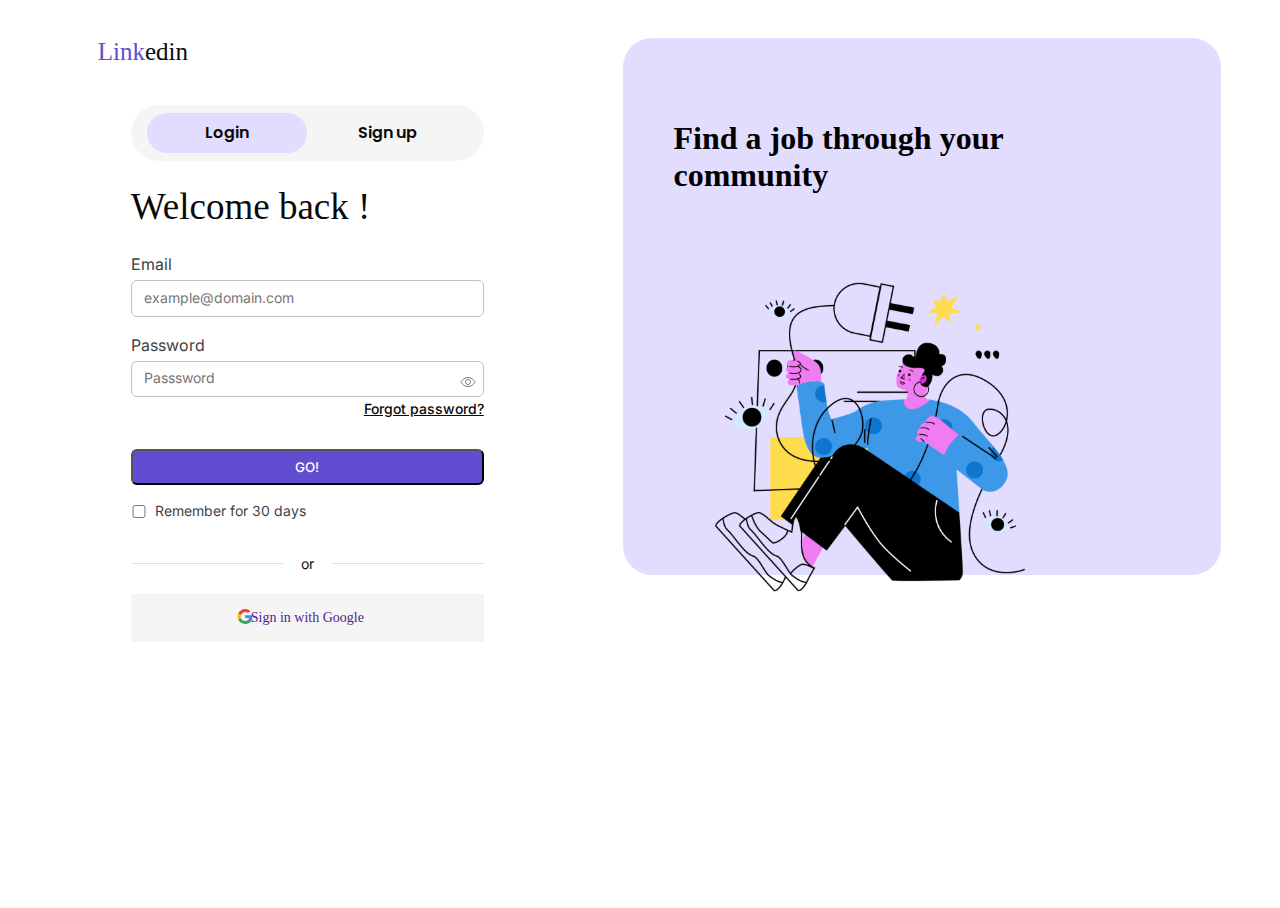
<file: index.html>
<!DOCTYPE html>
<html lang="en">

<head>
    <meta charset="UTF-8">
    <meta http-equiv="X-UA-Compatible" content="IE=edge">
    <meta name="viewport" content="width=device-width, initial-scale=1.0">
    <link rel="stylesheet" href="css/style.css">
    <link rel="shortcut icon" href="images/logo.svg" type="image/x-icon">

    <title>Linkedin</title>
</head>

<body>

    <div class="wrapper">
        <div id="left">
            <p class="logo-word">Link<span>edin</span></p>
            <div class="authbox">
                <div class="authbuttons">
                    <a href="" class="auth login">Login</a>
                    <a href="" class="auth">Sign up</a>
                </div>
                <h1 class='title'>Welcome back !</h1>
                <form action="">
                    <div class="text-input">
                        <label for="email">Email</label>
                        <input type="text" id='email' placeholder="example@domain.com">
                    </div>
                    <div class="text-input">
                        <label for="password">Password</label>
                        <input type="password" id='password' placeholder='Passsword'>
                        <img src="images/eye.svg" alt="" class='password-eye'>
                    </div>

                    <a href="" class="forgot-pass">Forgot password?</a>
                    <button class='primary-btn'>Go!</button>
                    <div class="checkbox">
                        <input type="checkbox">
                        <p>Remember for 30 days</p>
                        </span>
                    </div>
                </form>

                <div class="or">
                    <hr class="bar">
                    <span> or</span>
                    <hr class="bar">
                </div>
                <div class='google-auth'>
                    <a href="" class="secondary-btn">Sign in with Google</a>
                    <img src="images/google-logo.svg" alt="">
                </div>
            </div>


        </div>

        <div id="right">
            <div class='right-box'>
                <h1 class='title2'>
                    Find a job through your community
                </h1>

                <div class="auth-cover-image">
                    <img src="images/18.svg" alt="">
                </div>

            </div>
        </div>
    </div>
    </div>

</body>

</html>
</file>
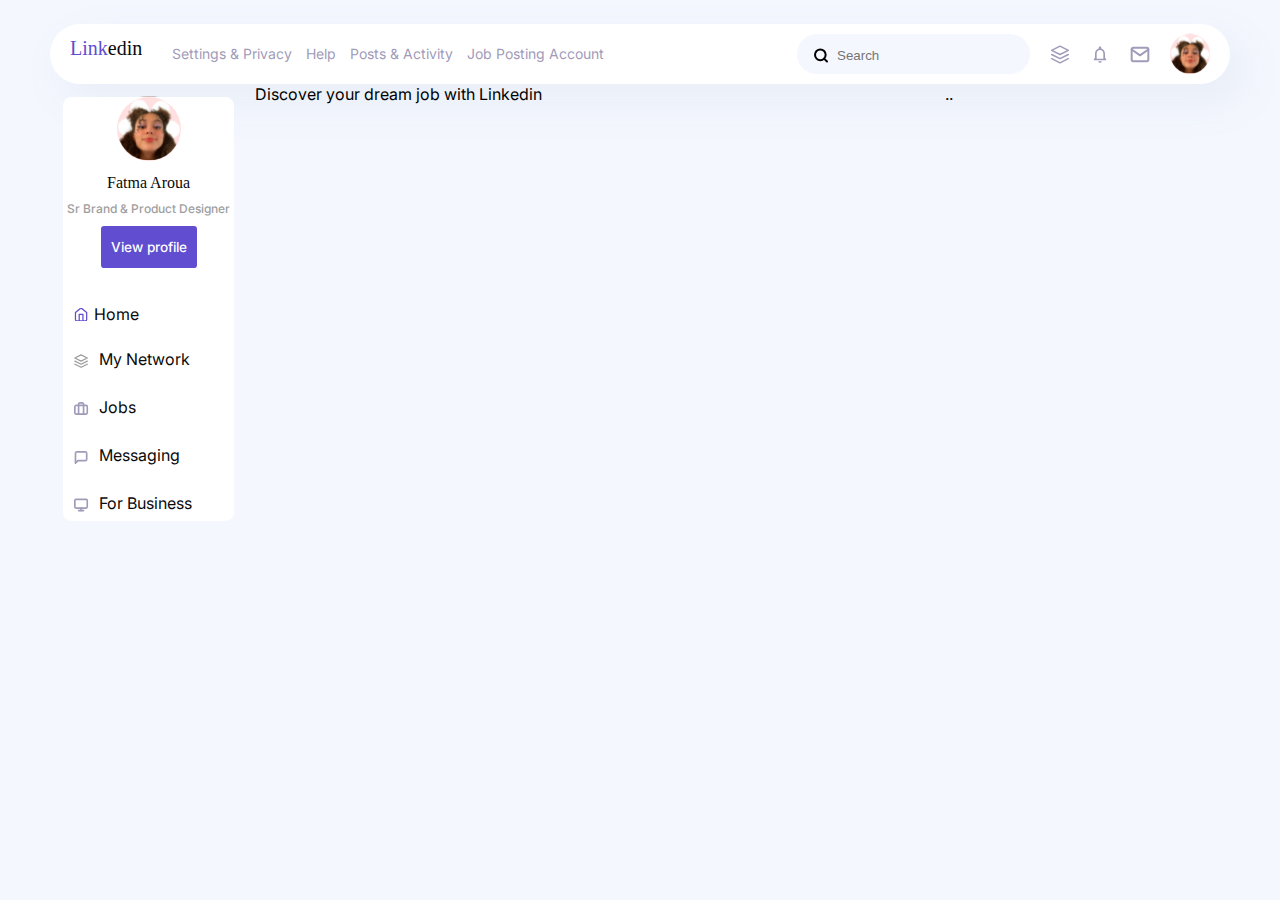
<file: landing.html>
<!DOCTYPE html>
<html lang="en">

<head>
    <meta charset="UTF-8">
    <meta http-equiv="X-UA-Compatible" content="IE=edge">
    <meta name="viewport" content="width=device-width, initial-scale=1.0">
    <link rel="stylesheet" href="css/landing.css">
    <link rel="shortcut icon" href="images/logo.svg" type="image/x-icon">
    <title>Home-Linkedin</title>
</head>

<body>

    <div class="container">
        <header>
            <section class='far-left'>
                <p class="logo-word">Link<span>edin</span></p>
                <div class="links">
                    <a href="" class="header-link">Settings & Privacy</a>
                    <a href="" class="header-link">Help</a>
                    <a href="" class="header-link">Posts & Activity</a>
                    <a href="" class="header-link">Job Posting Account</a>
                </div>
            </section>

            <section class='far-right'>
                <div class="search">
                    <input type="text" name="" id="" placeholder="Search">
                </div>

                <div class='icons'>
                    <img src="images/feather-icon.svg" alt="" class="icon">
                    <img src="images/notification.svg" alt="" class="icon">
                    <img src="images/message.svg" alt="" class="icon">
                </div>

                <div class='profile'>
                    <img src="images/fatma 1.svg" alt="">
                </div>
            </section>
        </header>

        <main class="content">
            <div class="left">
                <section class='upper'>
                    <div class="profile-menu">
                        <div class='profile'><img src="images/fatma 1.svg" alt=""></div>
                        <p class='name'>Fatma Aroua</p>
                        <p class='posiitin'>Sr Brand & Product Designer</p>
                        <a href="" class="view-profile">View profile</a>
                    </div>

                    <div class="menu">
                        <div class="menu-item focus">
                            <img src="images/home-icon.svg" alt="">
                            <div class='colored-svg'></div>
                            <a href="">Home</a>
                        </div>

                        <div class="menu-item no-focus">
                            <img src="images/network.svg" alt="">
                            <div class='no-focus-svg'></div>
                            <a href="">My Network</a>
                        </div>

                        <div class="menu-item no-focus">
                            <img src="images/jobs.svg" alt="">
                            <div class='no-focus-svg'></div>
                            <a href="">Jobs</a>
                        </div>
                        <div class="menu-item no-focus">
                            <img src="images/messaging.svg" alt="">

                            <div class='no-focus-svg'></div>
                            <a href="">Messaging</a>
                        </div>
                        <div class="menu-item no-focus">
                            <img src="images/business.svg" alt="">

                            <div class='no-focus-svg'></div>
                            <a href="">For Business</a>
                        </div>
                    </div>
                </section>

            </div>


            <div class="center">Discover your dream job with Linkedin</div>



            <div class="right">..</div>
        </main>
    </div>

</body>

</html>
</file>
<file: css/style.css>
@import url('https://fonts.cdnfonts.com/css/brasika-display-trial');
        @import url('https://fonts.googleapis.com/css2?family=Montserrat:ital,wght@0,100;0,200;0,300;0,400;0,500;0,600;0,700;0,800;0,900;1,100;1,200;1,300;1,400;1,500;1,600;1,700;1,800&family=Nunito+Sans:opsz,wght@6..12,300&family=Poppins:ital,wght@0,100;0,200;0,300;0,400;0,500;0,600;0,700;0,800;1,100;1,200&family=Roboto:ital,wght@0,100;0,300;0,700;1,100;1,300&display=swap');
        @import url('https://fonts.googleapis.com/css2?family=Inter&display=swap');
        @import url('https://fonts.googleapis.com/css2?family=Inter:wght@400;500;600;700&display=swap');
        * {
            box-sizing: border-box;
        }
        
        body {
            font-family: 'Brasika Display - Trial';
            height: 100vh;
            padding: 0.2px;
            margin-top: 0.1px;
        }
        
        .wrapper {
            margin-top: 0.1px;
            display: flex;
            gap: 1rem;
        }
        /* Left */
        
        #left {
            flex: 1;
        }
        
        #left .logo-word {
            margin: 38px auto auto 89.5px;
            color: var(--primary-main, #604DCF);
            font-size: 25px;
            font-style: normal;
            font-weight: 400;
            line-height: normal;
        }
        
        #left .logo-word>span {
            color: var(--gray-02100, #0A0A0A);
        }
        
        .authbox {
            width: 59%;
            margin: auto;
            margin-top: 2.4375rem;
        }
        
        .authbuttons {
            display: flex;
            flex-wrap: wrap;
            padding: 0.5rem 1rem 0.5rem 1rem;
            border-radius: 99px;
            background: var(--gray-0220, #F5F5F5);
        }
        
        .authbuttons a {
            flex: 1;
            padding: 0.5rem;
            text-decoration: none;
            font-family: Poppins;
            font-size: 16px;
            font-style: normal;
            font-weight: 600;
            line-height: 150%;
            color: #0A0A0A;
            text-align: center;
            /* 24px */
            letter-spacing: -0.16px;
        }
        
        .authbuttons a.login {
            background: #E2DCFF;
            border-radius: 99px;
        }
        
        h1.title {
            margin: 1.5rem 0;
            color: #0A0A0A;
            font-size: 37px;
            font-style: normal;
            font-weight: 400;
            line-height: normal;
        }
        
        form input {
            display: block;
            margin: 0.25rem 0 1rem 0;
            width: 100%;
            padding: 0.6rem 0.75rem;
            border-radius: 0.375rem;
            border: 1px solid #C2C2C2;
            background: #FFF;
            outline-style: none;
        }
        
        form input::placeholder {
            color: #757575;
            /* Body Text/Inter/14/Regular */
            font-family: Inter;
            font-size: 14px;
            font-style: normal;
            font-weight: 400;
            line-height: 20px;
        }
        
        form label {
            color: #424242;
            /* Body Text/Inter/16/Regular */
            font-family: Inter;
            font-size: 1rem;
            font-style: normal;
            font-weight: 400;
            line-height: 24px;
            /* 150% */
        }
        /* input#password {
    background: url('../images/eye.svg') no-repeat 97% center;
} */
        
        .text-input {
            position: relative;
        }
        
        .password-eye {
            position: absolute;
            right: .5rem;
            top: 2.6rem;
            cursor: pointer;
        }
        
        .forgot-pass {
            display: block;
            text-align: right;
            color: #0A0A0A;
            font-family: Inter;
            font-size: 14px;
            font-style: normal;
            font-weight: 500;
            line-height: 20px;
            margin-top: -14px;
            /* 142.857% */
            text-decoration-line: underline;
        }
        
        .primary-btn {
            background: #604DCF;
            border-radius: 6px;
            width: 100%;
            padding: 8px 16px;
            text-transform: uppercase;
            color: #FFF;
            font-family: Inter;
            font-weight: 500;
            margin-top: 30px;
        }
        
        .checkbox {
            display: flex;
            margin-top: 1rem;
            padding: 6px auto 6px auto;
        }
        
        .checkbox input {
            flex: 1;
        }
        
        .checkbox p {
            flex: 20;
            margin: 0;
            margin-left: .5rem;
            color: #424242;
            font-family: Inter;
            font-size: 14px;
            font-style: normal;
            font-weight: 400;
            line-height: 20px;
        }
        
        .or {
            margin: 20px 0;
            display: flex;
            align-items: center;
            gap: 18px;
        }
        
        .bar {
            flex: auto;
            border: none;
            background: #E0E0E0;
            height: 1px;
        }
        
        .or span {
            color: #0A0A0A;
            font-family: Inter;
            font-size: 14px;
            font-style: normal;
            font-weight: 400;
            line-height: 20px;
        }
        
        a.secondary-btn {
            display: block;
            width: 100%;
            text-align: center;
            background: #F5F5F5;
            background-size: 4%;
            padding: 14px 0;
            font-family: DM Sans;
            font-weight: 500;
            font-size: 14px;
            line-height: 20px;
            text-decoration: none;
        }
        
        .google-auth {
            position: relative;
        }
        
        .google-auth img {
            position: absolute;
            top: 32%;
            left: 30%;
            width: 1rem;
        }
        
        @media(max-width:1100px) {
            #left h1.title {
                font-size: 30px;
            }
            .or {
                margin: 26px 0;
            }
        }
        
        @media(max-width:440px) {
            #right {
                display: none;
            }
            #left h1.title {
                font-size: 25px;
            }
        }
        /* Rigth */
        
        #right {
            margin-top: 0.1px;
            height: 100vh;
            flex: 1;
            padding: 38px 51px 51px 0;
            width: 100;
        }
        
        .right-box {
            padding: 72px 104px 0 51px;
        }
        
        .right-box .title2 {
            margin-top: 10px;
        }
        
        #right {
            height: 100vh;
            flex: 1;
            padding: 38px 51px 38px 0;
            width: 100;
        }
        
        #right .right-box {
            border-radius: 29px;
            background-color: #E2DCFF;
        }
        
        .auth-cover-image {
            position: relative;
            top: 12px;
            padding-left: 37px;
        }
        
        .auth-cover-image img {
            position: relative;
            bottom: -1rem;
            max-width: 80%;
            margin-top: 2rem;
        }
        
        .yellow {
            background-color: yellow;
        }
        
        @media(max-width:779px) {
            #right {
                display: none;
            }
        }
</file>
<file: css/landing.css>
@import url('https://fonts.cdnfonts.com/css/brasika-display-trial');
        @import url('https://fonts.googleapis.com/css2?family=Inter:wght@400;500;600;700&display=swap');
        * {
            box-sizing: border-box;
        }
        
        body {
            margin: 0;
            background: #F4F7FE;
            font-family: Inter;
        }
        
        .container {
            padding: 24px 50px;
        }
        
        header {
            display: flex;
            justify-content: space-between;
            padding: 10px 20px;
            width: 100%;
            border-radius: 30px;
            background: #FFF;
            box-shadow: 14px 17px 40px 4px rgba(112, 144, 176, 0.08);
        }
        
        header section {
            display: flex;
        }
        
        header section.far-left {
            gap: 30px;
        }
        
        header .logo-word {
            color: #604DCF;
            font-family: 'Brasika Display - Trial';
            font-size: 20px;
            font-style: normal;
            font-weight: 400;
            line-height: normal;
            margin: 3px 0 0 0;
        }
        
        header .logo-word span {
            color: #0A0A0A;
        }
        
        .links {
            display: flex;
            gap: 14px;
            align-items: center;
        }
        
        .links .header-link {
            /* vertical-align: center;
    margin: 1rem 0; */
            color: #9F9BB9;
            /* Body Text/Inter/14/Regular */
            font-family: Inter;
            font-size: 14px;
            font-style: normal;
            font-weight: 400;
            line-height: 20px;
            text-decoration: none;
        }
        
        @media (max-width: 940px) {
            .links {
                display: none;
            }
        }
        
        @media (max-width: 640px) {
            .container {
                padding: 12px 25px;
                background: #F4F7FE;
            }
            .search {
                display: none;
            }
            /* .icons {
        margin-left: 20px;
    } */
        }
        
        header section.far-right {
            gap: 20px;
            align-items: center;
        }
        
        header .icons {
            display: flex;
            gap: 20px;
            justify-content: space-around;
        }
        
        .search {
            padding: 10px 16px;
            border-radius: 60px;
            background: #F4F7FE;
        }
        
        .search input {
            background: url(../images/search-icon.svg) no-repeat left center;
            padding: 0 0 0 1.5rem;
            border: none;
            outline: none;
        }
        
        .profile {
            width: 2.5rem;
            height: 2.5rem;
            display: flex;
            flex-direction: row;
            align-items: flex-end;
            justify-content: center;
            background: #FFDFDF;
            border-radius: 50%;
        }
        
        .profile img {
            width: 100%;
            border-radius: 50%;
        }
        /* Main */
        
        main.content {
            display: flex;
            gap: 8.3px;
        }
        
        main.content .left {
            padding: 13px;
            flex: 101;
        }
        
        .left .upper {
            /* display: flex; */
            /* flex-direction: column; */
            /* justify-content: center; */
            /* align-items: center; */
            /* gap: 16.602px; */
            /* align-self: stretch; */
            border-radius: 8.301px;
            background: var(--gray-0210, #FFF);
        }
        
        .left p:nth-of-type(1) {
            margin-top: 1rem;
            color: #0A0A0A;
            font-family: 'Brasika Display - Trial';
            font-size: 1rem;
            font-style: normal;
            font-weight: 400;
            line-height: 12.452px;
            /* 150% */
        }
        
        .left p:nth-of-type(2) {
            color: #9E9E9E;
            font-family: Inter;
            font-size: 12px;
            font-style: normal;
            font-weight: 500;
            line-height: 8.301px;
            /* 133.333% */
        }
        
        .left .profile-menu .profile {
            width: 4rem;
            height: 4rem;
            margin: auto;
        }
        
        .left .profile-menu p,
        .left .profile-menu a {
            display: block;
            text-align: center;
        }
        
        .left .profile-menu a {
            margin: auto;
            margin-top: 12px;
            width: 55%;
            min-width: 6rem;
            padding: 1rem 0.5rem;
            border-radius: 3.113px;
            background: #604DCF;
            color: #FFF;
            text-align: center;
            font-family: Inter;
            font-size: 0.85rem;
            font-style: normal;
            font-weight: 500;
            line-height: 10.376px;
            text-decoration: none;
            /* 142.857% */
        }
        
        .left div.menu {
            margin-top: 2rem;
            padding-left: 10.4px;
            display: flex;
            flex-direction: column;
            gap: 1rem;
        }
        
        .left div.menu .menu-item {
            padding: .5rem 0;
            display: flex;
            gap: 0.3rem;
            color: #0A0A0A;
            font-family: Inter;
            font-size: 1rem;
            font-style: normal;
            font-weight: 400;
            line-height: 12.452px;
            cursor: pointer;
            /* 150% */
        }
        
        .left div.menu .menu-item a {
            font-size: 1rem;
            text-decoration: none;
            color: var(--gray-02100, #0A0A0A);
            font-family: Inter;
            font-style: normal;
            font-weight: 400;
            line-height: 12.452px;
        }
        
        div.menu .menu-item.no-focus img {
            width: 1rem;
        }
        
        div.menu .menu-item.focus img {
            display: none;
        }
        
        .focus .colored-svg {
            width: 1rem;
            background-color: #604DCF;
            -webkit-mask: url(../images/home-icon.svg) no-repeat center;
            mask: url(../images/home-icon.svg) no-repeat center / contain;
            -webkit-mask-size: 1rem;
            mask-size: 1rem;
        }
        
        main.content .center {
            flex: 402;
        }
        
        main.content .right {
            flex: 168.5;
        }
</file>
